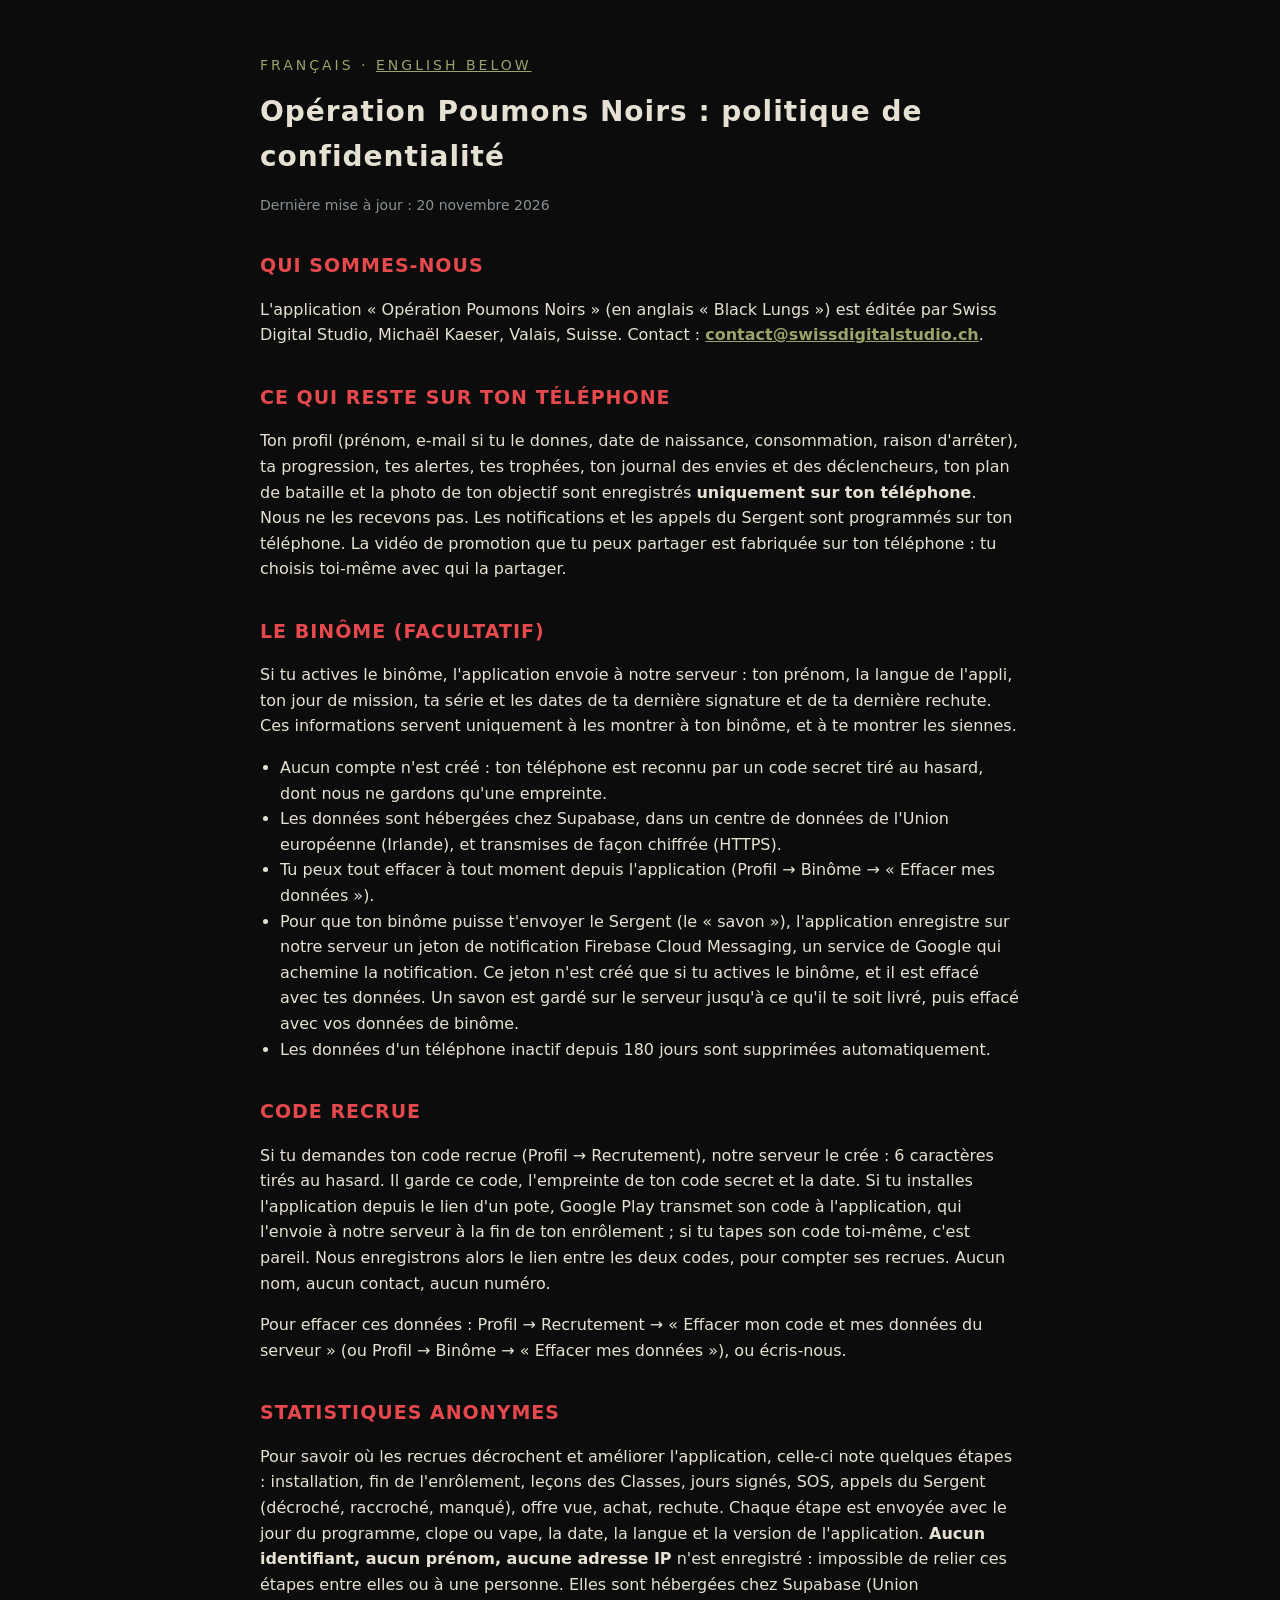
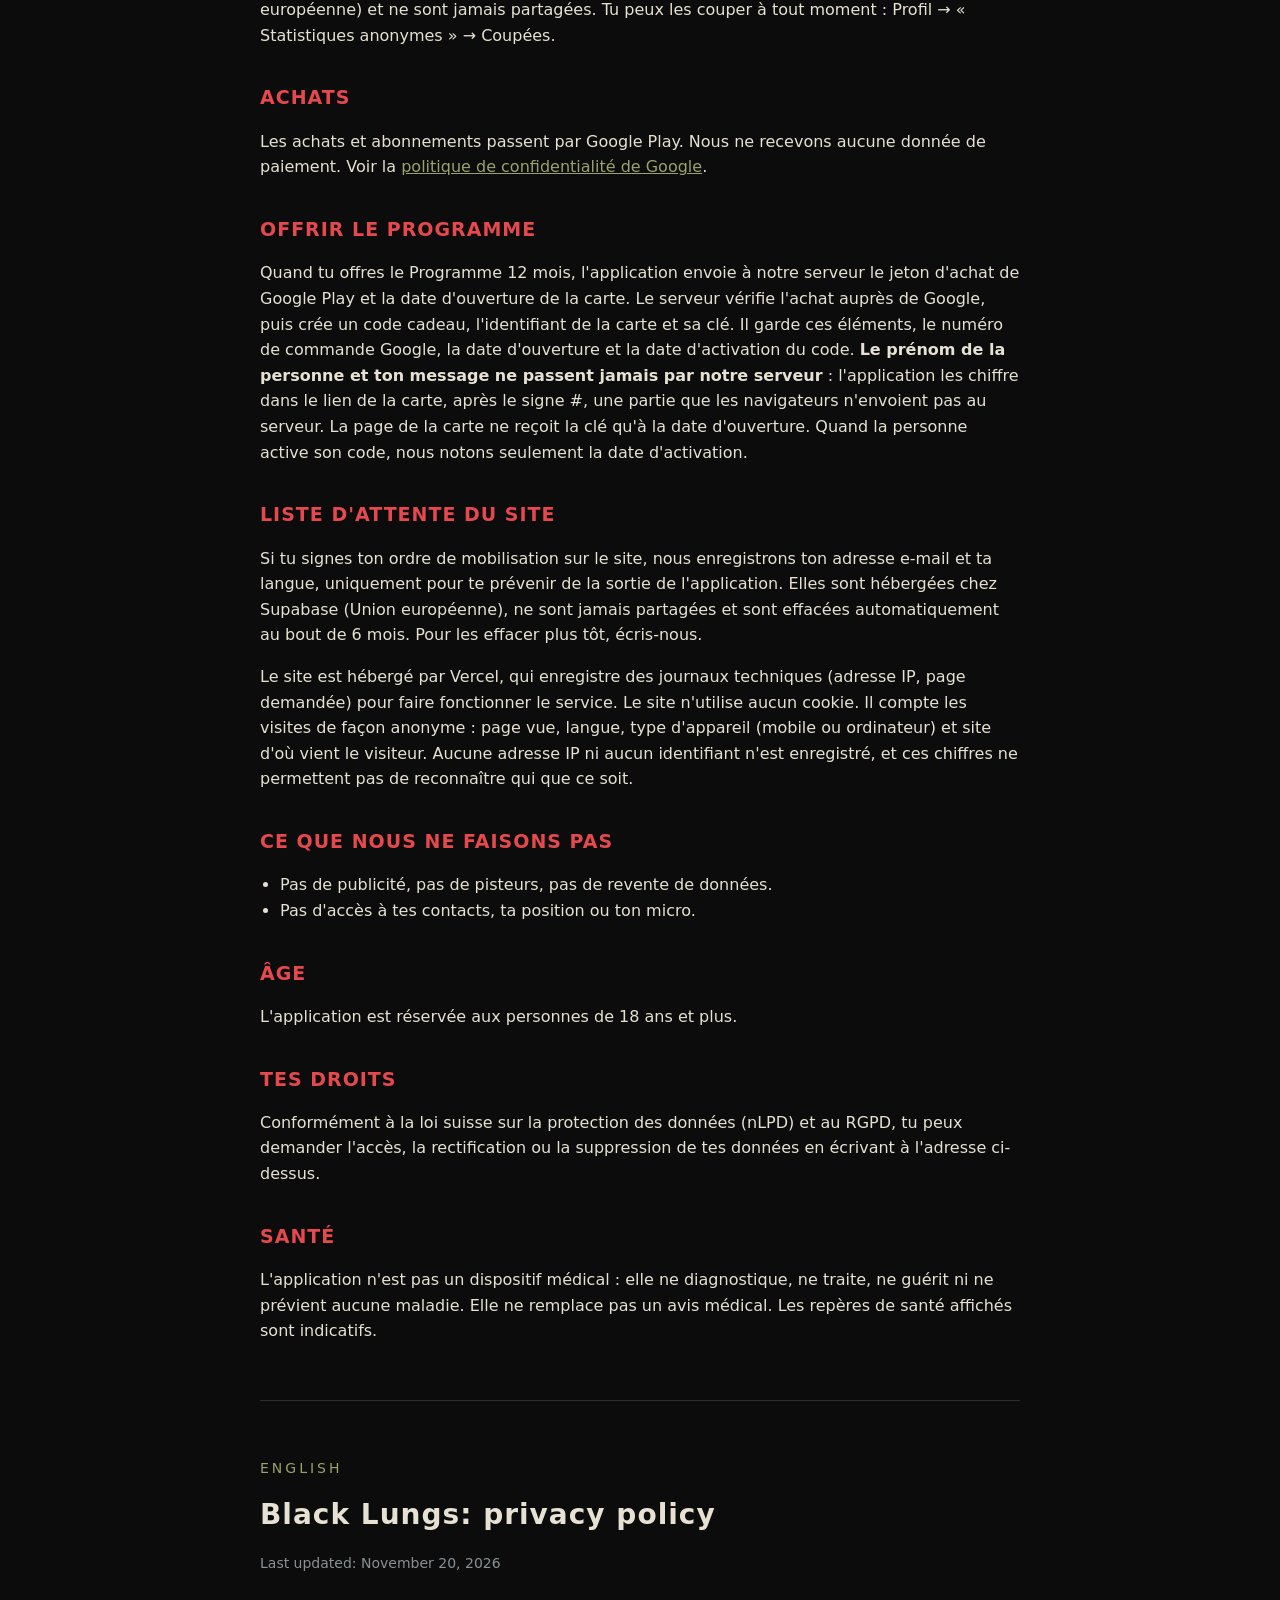
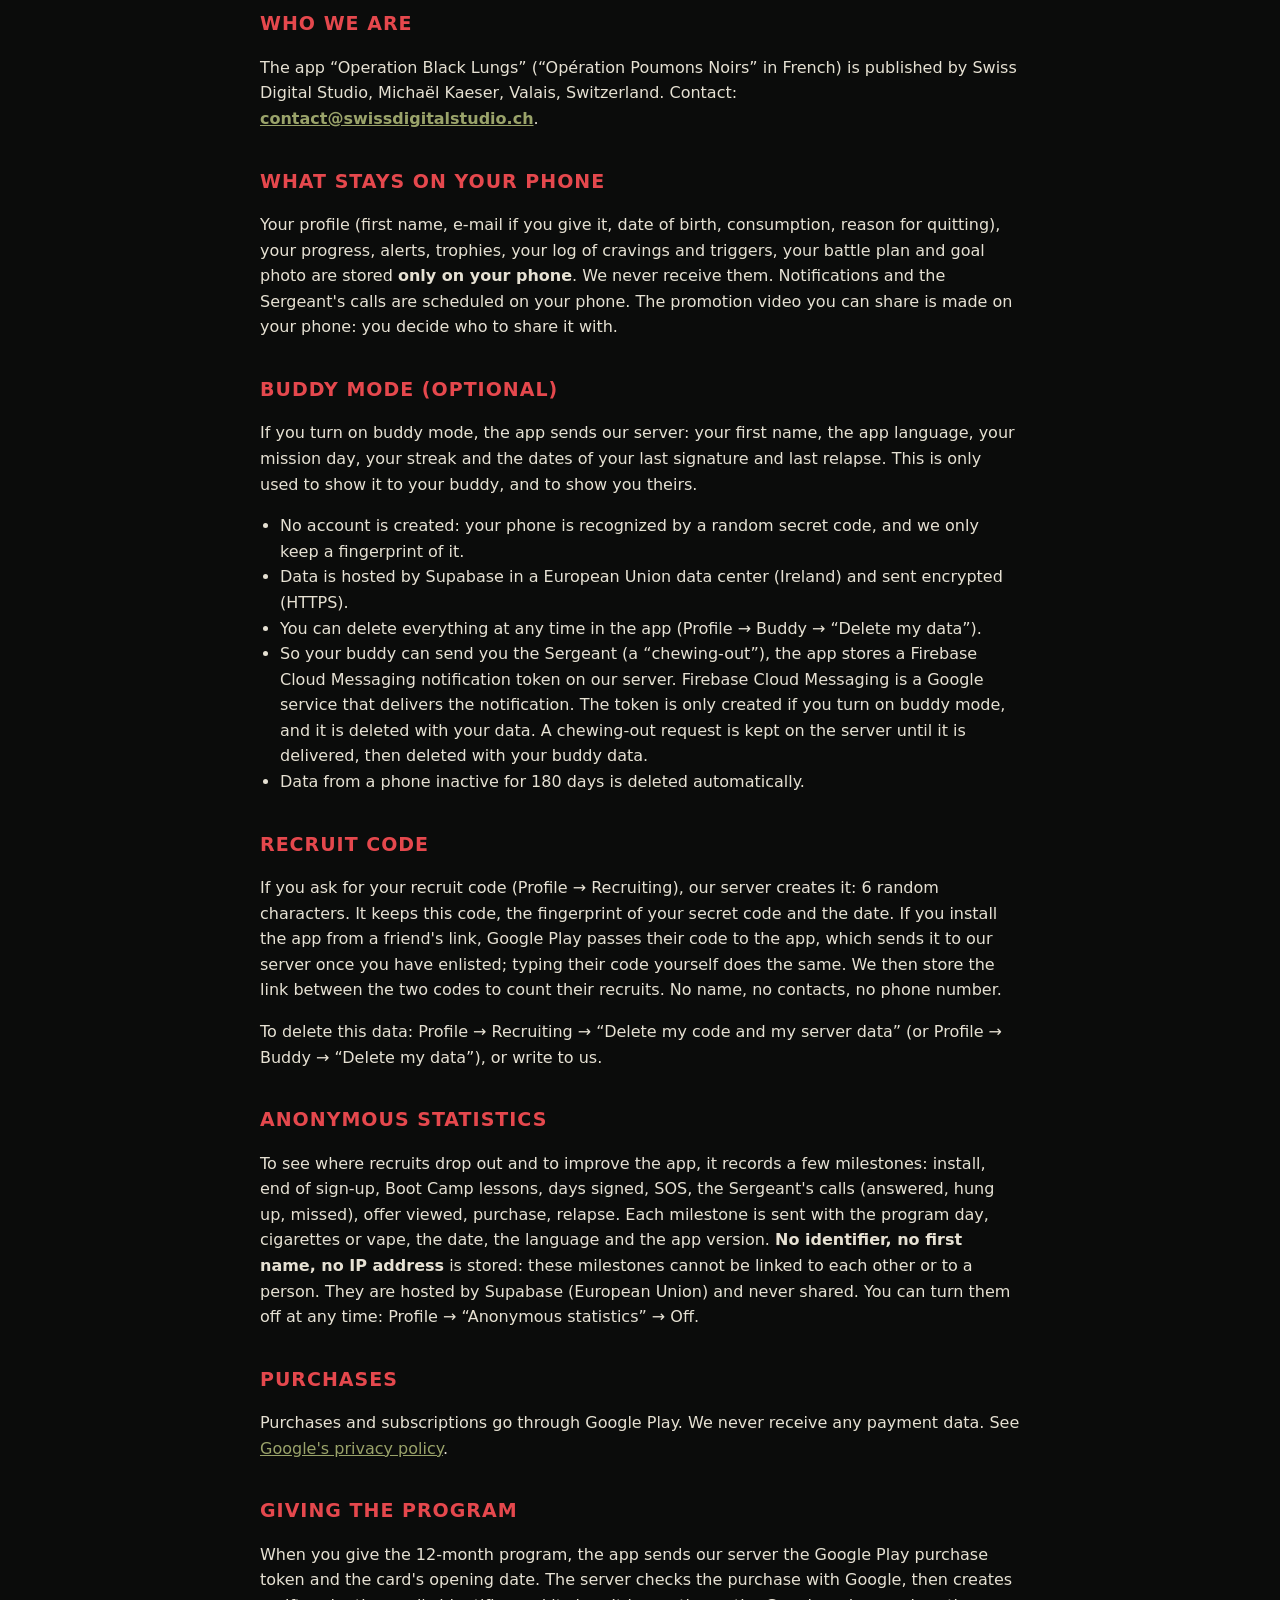
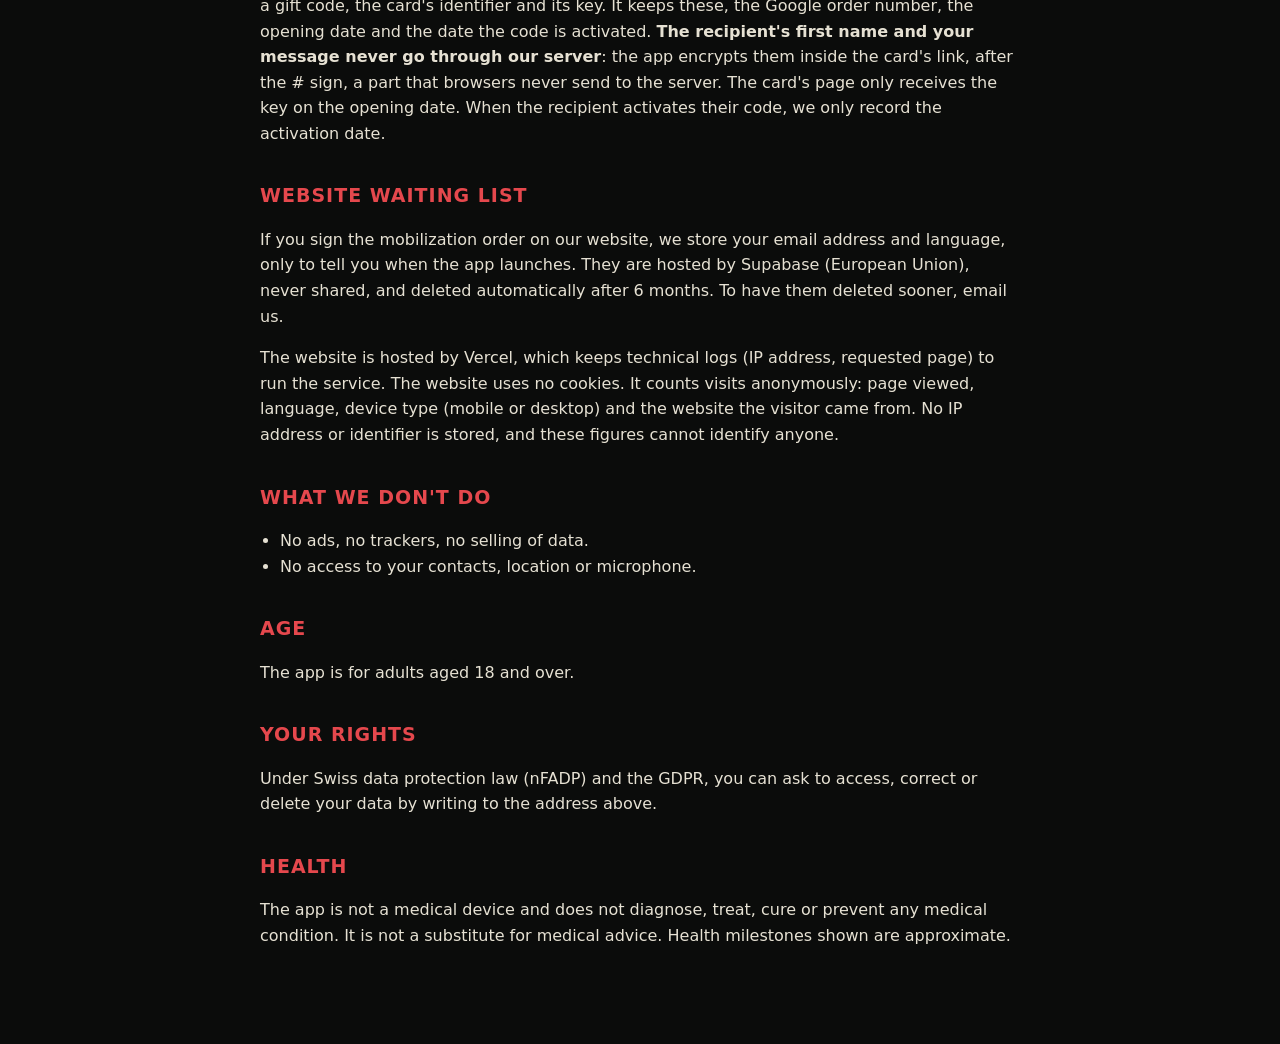
<file: site/privacy.html>
<!DOCTYPE html>
<html lang="fr">
<head>
<meta charset="utf-8">
<meta name="viewport" content="width=device-width, initial-scale=1">
<title>Opération Poumons Noirs : politique de confidentialité / Black Lungs: privacy policy</title>
<style>
  body { margin: 0; background: #0b0c0b; color: #e6e1d3; font: 16px/1.6 system-ui, -apple-system, "Segoe UI", Roboto, sans-serif; }
  main { max-width: 760px; margin: 0 auto; padding: 40px 22px 80px; }
  h1 { font-size: 28px; letter-spacing: 1px; margin: 0 0 4px; }
  h2 { font-size: 19px; color: #e5484d; margin: 34px 0 8px; text-transform: uppercase; letter-spacing: 1px; }
  .maj { color: #8a9196; font-size: 14px; }
  hr { border: 0; border-top: 1px solid #2a2e31; margin: 56px 0; }
  a { color: #9aa36a; }
  ul { padding-left: 20px; }
  .lang { color: #9aa36a; font-size: 14px; letter-spacing: 3px; text-transform: uppercase; }
</style>
</head>
<body>
<main>
  <p class="lang">Français · <a href="#en">English below</a></p>
  <h1>Opération Poumons Noirs : politique de confidentialité</h1>
  <p class="maj">Dernière mise à jour : 20 novembre 2026</p>

  <h2>Qui sommes-nous</h2>
  <p>L'application « Opération Poumons Noirs » (en anglais « Black Lungs ») est éditée par Swiss Digital Studio, Michaël Kaeser, Valais, Suisse. Contact : <strong><a href="mailto:contact@swissdigitalstudio.ch">contact@swissdigitalstudio.ch</a></strong>.</p>

  <h2>Ce qui reste sur ton téléphone</h2>
  <p>Ton profil (prénom, e-mail si tu le donnes, date de naissance, consommation, raison d'arrêter), ta progression, tes alertes, tes trophées, ton journal des envies et des déclencheurs, ton plan de bataille et la photo de ton objectif sont enregistrés <strong>uniquement sur ton téléphone</strong>. Nous ne les recevons pas. Les notifications et les appels du Sergent sont programmés sur ton téléphone. La vidéo de promotion que tu peux partager est fabriquée sur ton téléphone : tu choisis toi-même avec qui la partager.</p>

  <h2>Le binôme (facultatif)</h2>
  <p>Si tu actives le binôme, l'application envoie à notre serveur : ton prénom, la langue de l'appli, ton jour de mission, ta série et les dates de ta dernière signature et de ta dernière rechute. Ces informations servent uniquement à les montrer à ton binôme, et à te montrer les siennes.</p>
  <ul>
    <li>Aucun compte n'est créé : ton téléphone est reconnu par un code secret tiré au hasard, dont nous ne gardons qu'une empreinte.</li>
    <li>Les données sont hébergées chez Supabase, dans un centre de données de l'Union européenne (Irlande), et transmises de façon chiffrée (HTTPS).</li>
    <li>Tu peux tout effacer à tout moment depuis l'application (Profil → Binôme → « Effacer mes données »).</li>
    <li>Pour que ton binôme puisse t'envoyer le Sergent (le « savon »), l'application enregistre sur notre serveur un jeton de notification Firebase Cloud Messaging, un service de Google qui achemine la notification. Ce jeton n'est créé que si tu actives le binôme, et il est effacé avec tes données. Un savon est gardé sur le serveur jusqu'à ce qu'il te soit livré, puis effacé avec vos données de binôme.</li>
    <li>Les données d'un téléphone inactif depuis 180 jours sont supprimées automatiquement.</li>
  </ul>

  <h2>Code recrue</h2>
  <p>Si tu demandes ton code recrue (Profil → Recrutement), notre serveur le crée : 6 caractères tirés au hasard. Il garde ce code, l'empreinte de ton code secret et la date. Si tu installes l'application depuis le lien d'un pote, Google Play transmet son code à l'application, qui l'envoie à notre serveur à la fin de ton enrôlement ; si tu tapes son code toi-même, c'est pareil. Nous enregistrons alors le lien entre les deux codes, pour compter ses recrues. Aucun nom, aucun contact, aucun numéro.</p>
  <p>Pour effacer ces données : Profil → Recrutement → « Effacer mon code et mes données du serveur » (ou Profil → Binôme → « Effacer mes données »), ou écris-nous.</p>

  <h2>Statistiques anonymes</h2>
  <p>Pour savoir où les recrues décrochent et améliorer l'application, celle-ci note quelques étapes : installation, fin de l'enrôlement, leçons des Classes, jours signés, SOS, appels du Sergent (décroché, raccroché, manqué), offre vue, achat, rechute. Chaque étape est envoyée avec le jour du programme, clope ou vape, la date, la langue et la version de l'application. <strong>Aucun identifiant, aucun prénom, aucune adresse IP</strong> n'est enregistré : impossible de relier ces étapes entre elles ou à une personne. Elles sont hébergées chez Supabase (Union européenne) et ne sont jamais partagées. Tu peux les couper à tout moment : Profil → « Statistiques anonymes » → Coupées.</p>

  <h2>Achats</h2>
  <p>Les achats et abonnements passent par Google Play. Nous ne recevons aucune donnée de paiement. Voir la <a href="https://policies.google.com/privacy">politique de confidentialité de Google</a>.</p>

  <h2>Offrir le programme</h2>
  <p>Quand tu offres le Programme 12 mois, l'application envoie à notre serveur le jeton d'achat de Google Play et la date d'ouverture de la carte. Le serveur vérifie l'achat auprès de Google, puis crée un code cadeau, l'identifiant de la carte et sa clé. Il garde ces éléments, le numéro de commande Google, la date d'ouverture et la date d'activation du code. <strong>Le prénom de la personne et ton message ne passent jamais par notre serveur</strong> : l'application les chiffre dans le lien de la carte, après le signe #, une partie que les navigateurs n'envoient pas au serveur. La page de la carte ne reçoit la clé qu'à la date d'ouverture. Quand la personne active son code, nous notons seulement la date d'activation.</p>

  <h2>Liste d'attente du site</h2>
  <p>Si tu signes ton ordre de mobilisation sur le site, nous enregistrons ton adresse e-mail et ta langue, uniquement pour te prévenir de la sortie de l'application. Elles sont hébergées chez Supabase (Union européenne), ne sont jamais partagées et sont effacées automatiquement au bout de 6 mois. Pour les effacer plus tôt, écris-nous.</p>
  <p>Le site est hébergé par Vercel, qui enregistre des journaux techniques (adresse IP, page demandée) pour faire fonctionner le service. Le site n'utilise aucun cookie. Il compte les visites de façon anonyme : page vue, langue, type d'appareil (mobile ou ordinateur) et site d'où vient le visiteur. Aucune adresse IP ni aucun identifiant n'est enregistré, et ces chiffres ne permettent pas de reconnaître qui que ce soit.</p>

  <h2>Ce que nous ne faisons pas</h2>
  <ul>
    <li>Pas de publicité, pas de pisteurs, pas de revente de données.</li>
    <li>Pas d'accès à tes contacts, ta position ou ton micro.</li>
  </ul>

  <h2>Âge</h2>
  <p>L'application est réservée aux personnes de 18 ans et plus.</p>

  <h2>Tes droits</h2>
  <p>Conformément à la loi suisse sur la protection des données (nLPD) et au RGPD, tu peux demander l'accès, la rectification ou la suppression de tes données en écrivant à l'adresse ci-dessus.</p>

  <h2>Santé</h2>
  <p>L'application n'est pas un dispositif médical : elle ne diagnostique, ne traite, ne guérit ni ne prévient aucune maladie. Elle ne remplace pas un avis médical. Les repères de santé affichés sont indicatifs.</p>

  <hr id="en">

  <p class="lang">English</p>
  <h1>Black Lungs: privacy policy</h1>
  <p class="maj">Last updated: November 20, 2026</p>

  <h2>Who we are</h2>
  <p>The app “Operation Black Lungs” (“Opération Poumons Noirs” in French) is published by Swiss Digital Studio, Michaël Kaeser, Valais, Switzerland. Contact: <strong><a href="mailto:contact@swissdigitalstudio.ch">contact@swissdigitalstudio.ch</a></strong>.</p>

  <h2>What stays on your phone</h2>
  <p>Your profile (first name, e-mail if you give it, date of birth, consumption, reason for quitting), your progress, alerts, trophies, your log of cravings and triggers, your battle plan and goal photo are stored <strong>only on your phone</strong>. We never receive them. Notifications and the Sergeant's calls are scheduled on your phone. The promotion video you can share is made on your phone: you decide who to share it with.</p>

  <h2>Buddy mode (optional)</h2>
  <p>If you turn on buddy mode, the app sends our server: your first name, the app language, your mission day, your streak and the dates of your last signature and last relapse. This is only used to show it to your buddy, and to show you theirs.</p>
  <ul>
    <li>No account is created: your phone is recognized by a random secret code, and we only keep a fingerprint of it.</li>
    <li>Data is hosted by Supabase in a European Union data center (Ireland) and sent encrypted (HTTPS).</li>
    <li>You can delete everything at any time in the app (Profile → Buddy → “Delete my data”).</li>
    <li>So your buddy can send you the Sergeant (a “chewing-out”), the app stores a Firebase Cloud Messaging notification token on our server. Firebase Cloud Messaging is a Google service that delivers the notification. The token is only created if you turn on buddy mode, and it is deleted with your data. A chewing-out request is kept on the server until it is delivered, then deleted with your buddy data.</li>
    <li>Data from a phone inactive for 180 days is deleted automatically.</li>
  </ul>

  <h2>Recruit code</h2>
  <p>If you ask for your recruit code (Profile → Recruiting), our server creates it: 6 random characters. It keeps this code, the fingerprint of your secret code and the date. If you install the app from a friend's link, Google Play passes their code to the app, which sends it to our server once you have enlisted; typing their code yourself does the same. We then store the link between the two codes to count their recruits. No name, no contacts, no phone number.</p>
  <p>To delete this data: Profile → Recruiting → “Delete my code and my server data” (or Profile → Buddy → “Delete my data”), or write to us.</p>

  <h2>Anonymous statistics</h2>
  <p>To see where recruits drop out and to improve the app, it records a few milestones: install, end of sign-up, Boot Camp lessons, days signed, SOS, the Sergeant's calls (answered, hung up, missed), offer viewed, purchase, relapse. Each milestone is sent with the program day, cigarettes or vape, the date, the language and the app version. <strong>No identifier, no first name, no IP address</strong> is stored: these milestones cannot be linked to each other or to a person. They are hosted by Supabase (European Union) and never shared. You can turn them off at any time: Profile → “Anonymous statistics” → Off.</p>

  <h2>Purchases</h2>
  <p>Purchases and subscriptions go through Google Play. We never receive any payment data. See <a href="https://policies.google.com/privacy">Google's privacy policy</a>.</p>

  <h2>Giving the program</h2>
  <p>When you give the 12-month program, the app sends our server the Google Play purchase token and the card's opening date. The server checks the purchase with Google, then creates a gift code, the card's identifier and its key. It keeps these, the Google order number, the opening date and the date the code is activated. <strong>The recipient's first name and your message never go through our server</strong>: the app encrypts them inside the card's link, after the # sign, a part that browsers never send to the server. The card's page only receives the key on the opening date. When the recipient activates their code, we only record the activation date.</p>

  <h2>Website waiting list</h2>
  <p>If you sign the mobilization order on our website, we store your email address and language, only to tell you when the app launches. They are hosted by Supabase (European Union), never shared, and deleted automatically after 6 months. To have them deleted sooner, email us.</p>
  <p>The website is hosted by Vercel, which keeps technical logs (IP address, requested page) to run the service. The website uses no cookies. It counts visits anonymously: page viewed, language, device type (mobile or desktop) and the website the visitor came from. No IP address or identifier is stored, and these figures cannot identify anyone.</p>

  <h2>What we don't do</h2>
  <ul>
    <li>No ads, no trackers, no selling of data.</li>
    <li>No access to your contacts, location or microphone.</li>
  </ul>

  <h2>Age</h2>
  <p>The app is for adults aged 18 and over.</p>

  <h2>Your rights</h2>
  <p>Under Swiss data protection law (nFADP) and the GDPR, you can ask to access, correct or delete your data by writing to the address above.</p>

  <h2>Health</h2>
  <p>The app is not a medical device and does not diagnose, treat, cure or prevent any medical condition. It is not a substitute for medical advice. Health milestones shown are approximate.</p>
</main>
</body>
</html>
</file>
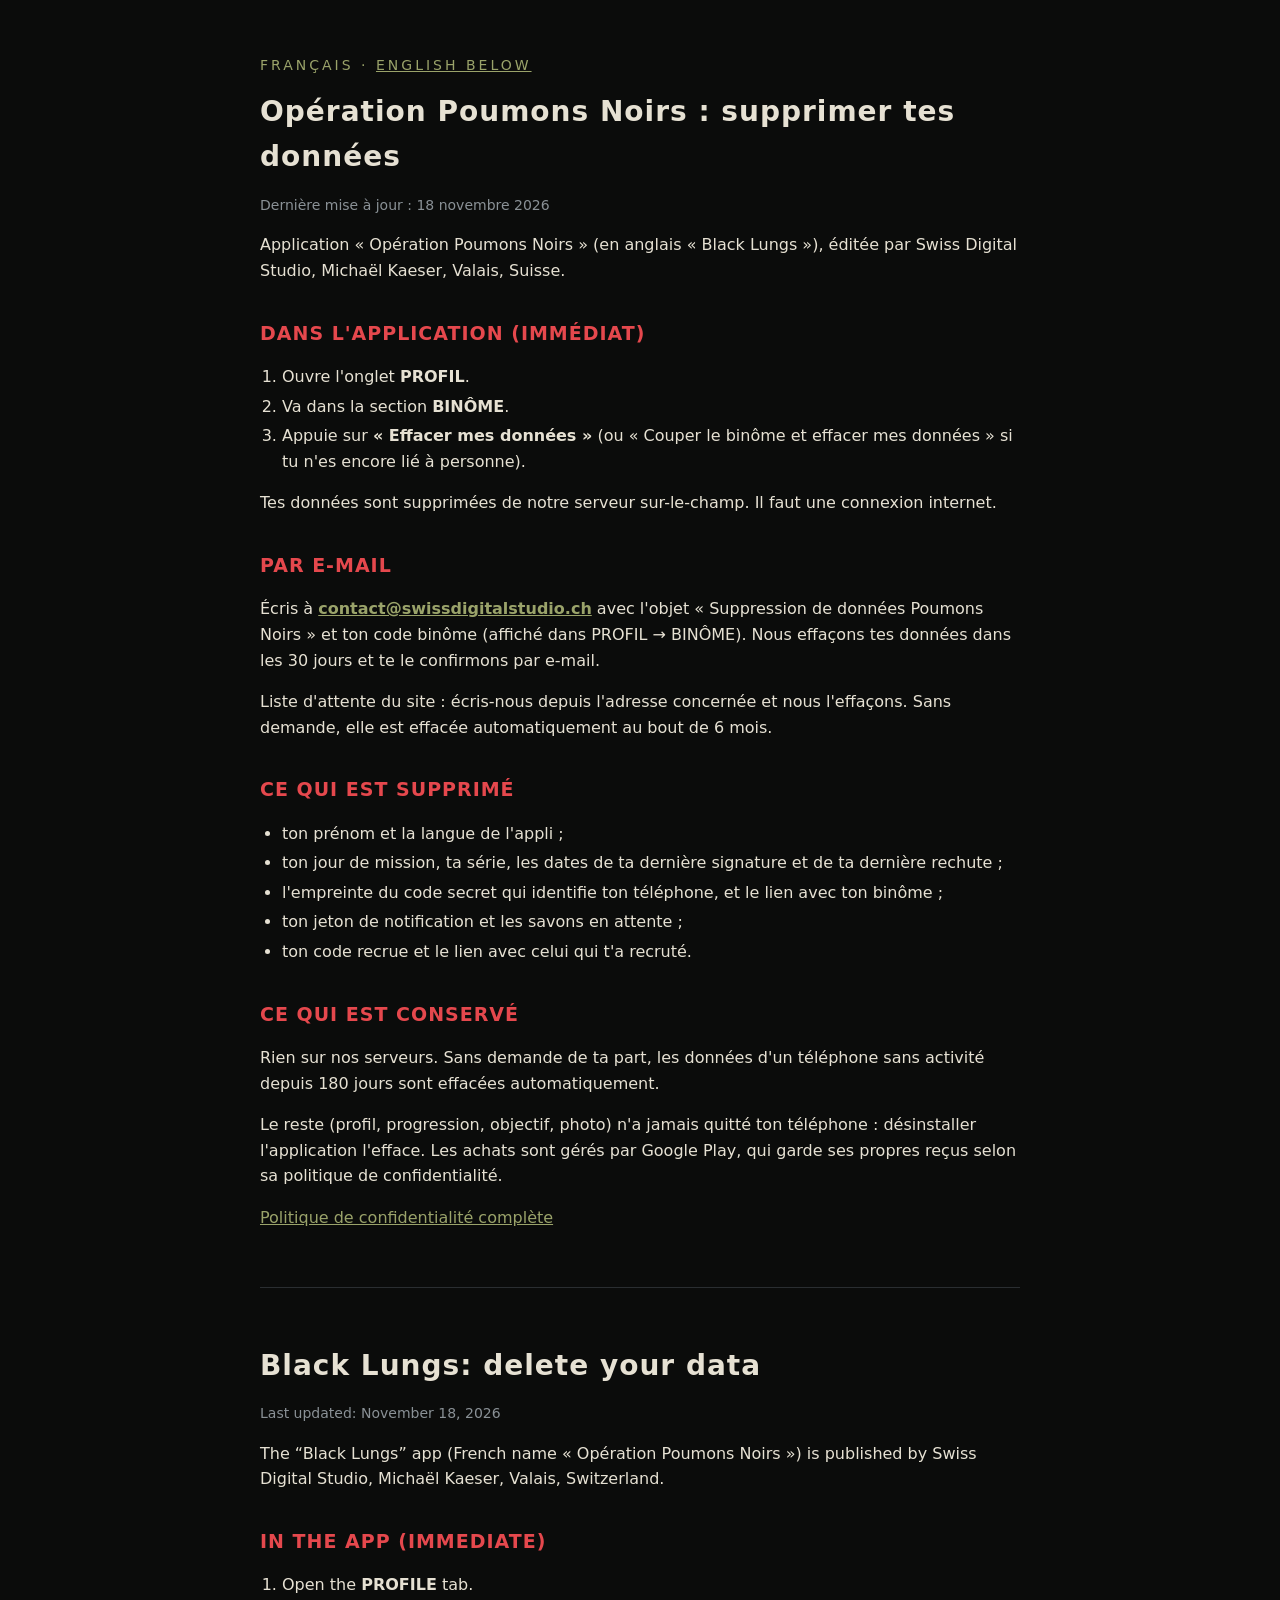
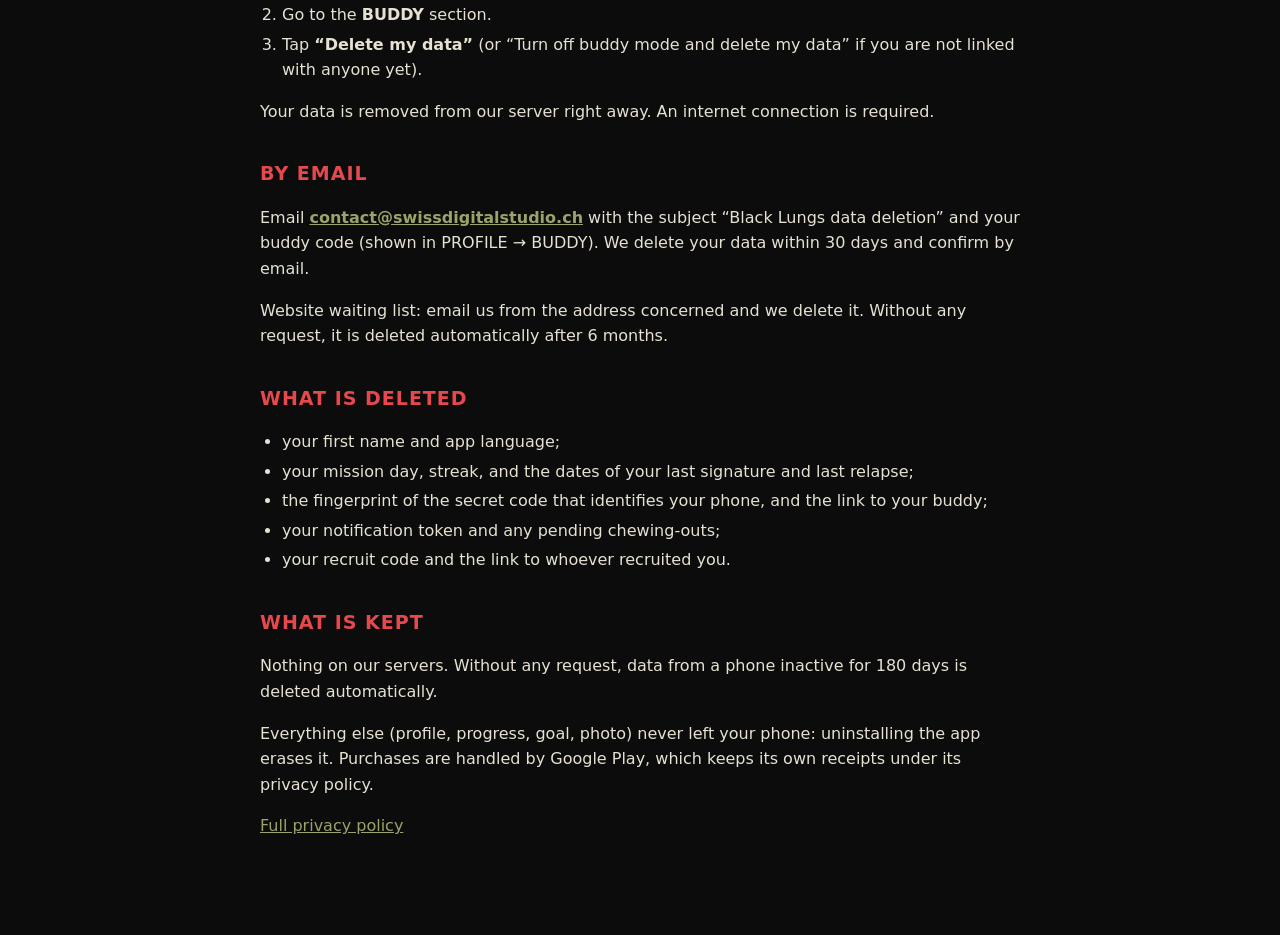
<file: site/suppression.html>
<!DOCTYPE html>
<html lang="fr">
<head>
<meta charset="utf-8">
<meta name="viewport" content="width=device-width, initial-scale=1">
<title>Opération Poumons Noirs : supprimer tes données / Black Lungs: delete your data</title>
<style>
  body { margin: 0; background: #0b0c0b; color: #e6e1d3; font: 16px/1.6 system-ui, -apple-system, "Segoe UI", Roboto, sans-serif; }
  main { max-width: 760px; margin: 0 auto; padding: 40px 22px 80px; }
  h1 { font-size: 28px; letter-spacing: 1px; margin: 0 0 4px; }
  h2 { font-size: 19px; color: #e5484d; margin: 34px 0 8px; text-transform: uppercase; letter-spacing: 1px; }
  .maj { color: #8a9196; font-size: 14px; }
  hr { border: 0; border-top: 1px solid #2a2e31; margin: 56px 0; }
  a { color: #9aa36a; }
  ul, ol { padding-left: 22px; }
  li { margin: 4px 0; }
  .lang { color: #9aa36a; font-size: 14px; letter-spacing: 3px; text-transform: uppercase; }
</style>
</head>
<body>
<main>
  <p class="lang">Français · <a href="#en">English below</a></p>
  <h1>Opération Poumons Noirs : supprimer tes données</h1>
  <p class="maj">Dernière mise à jour : 18 novembre 2026</p>
  <p>Application « Opération Poumons Noirs » (en anglais « Black Lungs »), éditée par Swiss Digital Studio, Michaël Kaeser, Valais, Suisse.</p>

  <h2>Dans l'application (immédiat)</h2>
  <ol>
    <li>Ouvre l'onglet <strong>PROFIL</strong>.</li>
    <li>Va dans la section <strong>BINÔME</strong>.</li>
    <li>Appuie sur <strong>« Effacer mes données »</strong> (ou « Couper le binôme et effacer mes données » si tu n'es encore lié à personne).</li>
  </ol>
  <p>Tes données sont supprimées de notre serveur sur-le-champ. Il faut une connexion internet.</p>

  <h2>Par e-mail</h2>
  <p>Écris à <strong><a href="mailto:contact@swissdigitalstudio.ch?subject=Suppression%20de%20donn%C3%A9es%20Poumons%20Noirs">contact@swissdigitalstudio.ch</a></strong> avec l'objet « Suppression de données Poumons Noirs » et ton code binôme (affiché dans PROFIL → BINÔME). Nous effaçons tes données dans les 30 jours et te le confirmons par e-mail.</p>
  <p>Liste d'attente du site : écris-nous depuis l'adresse concernée et nous l'effaçons. Sans demande, elle est effacée automatiquement au bout de 6 mois.</p>

  <h2>Ce qui est supprimé</h2>
  <ul>
    <li>ton prénom et la langue de l'appli ;</li>
    <li>ton jour de mission, ta série, les dates de ta dernière signature et de ta dernière rechute ;</li>
    <li>l'empreinte du code secret qui identifie ton téléphone, et le lien avec ton binôme ;</li>
    <li>ton jeton de notification et les savons en attente ;</li>
    <li>ton code recrue et le lien avec celui qui t'a recruté.</li>
  </ul>

  <h2>Ce qui est conservé</h2>
  <p>Rien sur nos serveurs. Sans demande de ta part, les données d'un téléphone sans activité depuis 180 jours sont effacées automatiquement.</p>
  <p>Le reste (profil, progression, objectif, photo) n'a jamais quitté ton téléphone : désinstaller l'application l'efface. Les achats sont gérés par Google Play, qui garde ses propres reçus selon sa politique de confidentialité.</p>
  <p><a href="/privacy">Politique de confidentialité complète</a></p>

  <hr id="en">

  <h1>Black Lungs: delete your data</h1>
  <p class="maj">Last updated: November 18, 2026</p>
  <p>The “Black Lungs” app (French name « Opération Poumons Noirs ») is published by Swiss Digital Studio, Michaël Kaeser, Valais, Switzerland.</p>

  <h2>In the app (immediate)</h2>
  <ol>
    <li>Open the <strong>PROFILE</strong> tab.</li>
    <li>Go to the <strong>BUDDY</strong> section.</li>
    <li>Tap <strong>“Delete my data”</strong> (or “Turn off buddy mode and delete my data” if you are not linked with anyone yet).</li>
  </ol>
  <p>Your data is removed from our server right away. An internet connection is required.</p>

  <h2>By email</h2>
  <p>Email <strong><a href="mailto:contact@swissdigitalstudio.ch?subject=Black%20Lungs%20data%20deletion">contact@swissdigitalstudio.ch</a></strong> with the subject “Black Lungs data deletion” and your buddy code (shown in PROFILE → BUDDY). We delete your data within 30 days and confirm by email.</p>
  <p>Website waiting list: email us from the address concerned and we delete it. Without any request, it is deleted automatically after 6 months.</p>

  <h2>What is deleted</h2>
  <ul>
    <li>your first name and app language;</li>
    <li>your mission day, streak, and the dates of your last signature and last relapse;</li>
    <li>the fingerprint of the secret code that identifies your phone, and the link to your buddy;</li>
    <li>your notification token and any pending chewing-outs;</li>
    <li>your recruit code and the link to whoever recruited you.</li>
  </ul>

  <h2>What is kept</h2>
  <p>Nothing on our servers. Without any request, data from a phone inactive for 180 days is deleted automatically.</p>
  <p>Everything else (profile, progress, goal, photo) never left your phone: uninstalling the app erases it. Purchases are handled by Google Play, which keeps its own receipts under its privacy policy.</p>
  <p><a href="/privacy">Full privacy policy</a></p>
</main>
</body>
</html>
</file>
